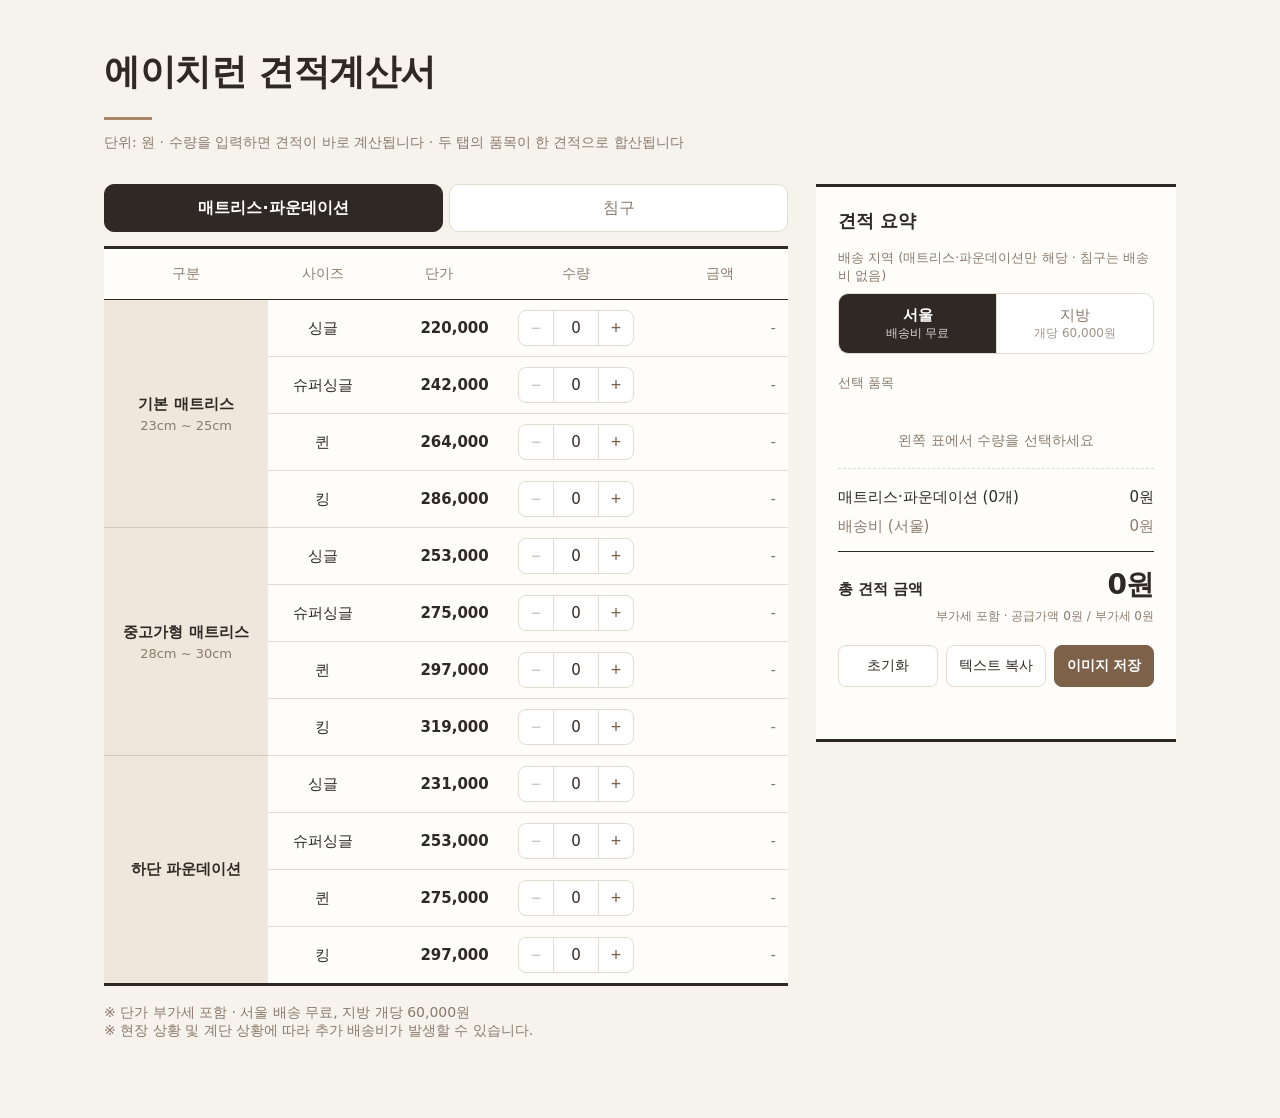
<file: index.html>
<!DOCTYPE html>
<html lang="ko">
<head>
<meta charset="UTF-8">
<meta name="viewport" content="width=device-width, initial-scale=1, viewport-fit=cover">
<meta name="theme-color" content="#f6f2ec">
<meta name="apple-mobile-web-app-capable" content="yes">
<meta name="mobile-web-app-capable" content="yes">
<meta name="apple-mobile-web-app-title" content="에이치런 견적계산서">
<meta name="format-detection" content="telephone=no">
<title>에이치런 견적계산서</title>
<style>
  :root {
    --bg: #f6f2ec;
    --paper: #fffdf9;
    --cat: #efe6dc;
    --ink: #2f2925;
    --muted: #8a7b6d;
    --line: #e4dbd0;
    --accent: #a8876a;
    --accent-dark: #7d6249;
  }
  * { box-sizing: border-box; }
  body {
    margin: 0;
    background: var(--bg);
    color: var(--ink);
    font-family: "Pretendard", "Noto Sans KR", "Apple SD Gothic Neo", "Malgun Gothic", system-ui, sans-serif;
    -webkit-font-smoothing: antialiased;
  }
  .wrap { max-width: 1120px; margin: 0 auto; padding: 48px 24px 64px; }
  h1 { font-size: 36px; font-weight: 800; margin: 0; letter-spacing: -0.5px; }
  .bar { width: 48px; height: 3px; background: var(--accent); margin: 20px 0 14px; }
  .sub { color: var(--muted); font-size: 14px; margin: 0 0 32px; }

  .layout { display: grid; grid-template-columns: 1fr 360px; gap: 28px; align-items: start; }
  @media (max-width: 900px) { .layout { grid-template-columns: 1fr; } }

  table { width: 100%; border-collapse: collapse; background: var(--paper); border-top: 3px solid var(--ink); border-bottom: 3px solid var(--ink); }
  th { font-weight: 500; color: var(--muted); font-size: 14px; padding: 16px 12px; border-bottom: 1.5px solid var(--ink); }
  td { padding: 10px 12px; border-bottom: 1px solid var(--line); font-size: 15px; }
  tr:last-child td { border-bottom: none; }
  td.cat { background: var(--cat); text-align: center; font-weight: 700; border-bottom: 1px solid #d6c8b8; width: 24%; }
  td.cat small { display: block; font-weight: 400; color: var(--muted); font-size: 13px; margin-top: 4px; }
  td.size { text-align: center; width: 16%; }
  td.price { text-align: right; font-weight: 700; font-variant-numeric: tabular-nums; width: 18%; }
  td.qty { text-align: center; width: 22%; }
  td.line { text-align: right; font-variant-numeric: tabular-nums; color: var(--muted); width: 20%; }
  tr.active td:not(.cat) { background: #fbf4ea; }
  tr.active td.line { color: var(--ink); font-weight: 700; }

  .stepper { display: inline-flex; align-items: center; border: 1px solid var(--line); border-radius: 8px; overflow: hidden; background: #fff; }
  .stepper button { width: 34px; height: 34px; border: none; background: transparent; font-size: 18px; color: var(--accent-dark); cursor: pointer; }
  .stepper button:hover { background: var(--cat); }
  .stepper button:disabled { color: #cfc4b8; cursor: default; background: transparent; }
  .stepper input { width: 46px; height: 34px; border: none; border-left: 1px solid var(--line); border-right: 1px solid var(--line); text-align: center; font-size: 15px; font-family: inherit; color: var(--ink); -moz-appearance: textfield; }
  .stepper input::-webkit-outer-spin-button, .stepper input::-webkit-inner-spin-button { -webkit-appearance: none; margin: 0; }
  .stepper input:focus { outline: 2px solid var(--accent); outline-offset: -2px; }

  .card { background: var(--paper); border-top: 3px solid var(--ink); border-bottom: 3px solid var(--ink); padding: 22px 22px 24px; position: sticky; top: 20px; }
  .card h2 { font-size: 18px; margin: 0 0 16px; }
  .label { font-size: 13px; color: var(--muted); margin-bottom: 8px; }
  .seg { display: grid; grid-template-columns: 1fr 1fr; border: 1px solid var(--line); border-radius: 10px; overflow: hidden; margin-bottom: 20px; }
  .seg button { border: none; background: #fff; padding: 12px 8px; font-family: inherit; font-size: 15px; color: var(--muted); cursor: pointer; line-height: 1.3; }
  .seg button + button { border-left: 1px solid var(--line); }
  .seg button.on { background: var(--ink); color: #fff; font-weight: 700; }
  .seg button span { display: block; font-size: 12px; font-weight: 400; opacity: .8; }

  .items { list-style: none; margin: 0 0 14px; padding: 0; max-height: 260px; overflow: auto; }
  .items li.sumhead { display: block; border: none; padding: 10px 0 2px; }
  .items li { display: flex; justify-content: space-between; gap: 10px; font-size: 14px; padding: 7px 0; border-bottom: 1px dashed var(--line); }
  .items li span:last-child { font-variant-numeric: tabular-nums; white-space: nowrap; }
  .empty { color: var(--muted); font-size: 14px; padding: 18px 0; text-align: center; border-bottom: 1px dashed var(--line); margin-bottom: 14px; }
  .row { display: flex; justify-content: space-between; font-size: 15px; padding: 5px 0; font-variant-numeric: tabular-nums; }
  .row.muted { color: var(--muted); }
  .total { display: flex; justify-content: space-between; align-items: baseline; border-top: 1.5px solid var(--ink); margin-top: 10px; padding-top: 14px; }
  .total b { font-size: 28px; font-variant-numeric: tabular-nums; letter-spacing: -0.5px; }
  .total span { font-size: 15px; font-weight: 700; }
  .vat { text-align: right; font-size: 12px; color: var(--muted); margin-top: 4px; }

  .actions { display: grid; grid-template-columns: 1fr 1fr 1fr; gap: 8px; margin-top: 20px; }
  .actions button { padding: 11px 6px; border-radius: 8px; border: 1px solid var(--line); background: #fff; font-family: inherit; font-size: 14px; color: var(--ink); cursor: pointer; }
  .actions button.primary { background: var(--accent-dark); border-color: var(--accent-dark); color: #fff; font-weight: 700; }
  .actions button:hover { filter: brightness(.96); }
  .toast { margin-top: 10px; font-size: 13px; color: var(--accent-dark); text-align: center; min-height: 18px; }


  .tabs { display: flex; gap: 6px; margin-bottom: 14px; }
  .tabs button { flex: 1; min-height: 48px; border: 1px solid var(--line); border-radius: 10px; background: #fff; font-family: inherit; font-size: 16px; color: var(--muted); cursor: pointer; }
  .tabs button.on { background: var(--ink); border-color: var(--ink); color: #fff; font-weight: 700; }
  .tabs button em { font-style: normal; font-size: 12px; margin-left: 6px; padding: 2px 7px; border-radius: 99px; background: var(--accent); color: #fff; font-weight: 700; }
  .tabs button em:empty { display: none; }
  .pane[hidden] { display: none; }
  tr.grp td { background: var(--cat); font-weight: 700; padding: 11px 14px; border-bottom: 1px solid #d6c8b8; }
  td.item { text-align: left; padding-left: 16px; }
  td.item small { display: block; color: var(--muted); font-size: 13px; margin-top: 2px; }
  .sumhead { font-size: 13px; color: var(--muted); margin: 10px 0 2px; font-weight: 700; }
  .sumhead:first-child { margin-top: 0; }

  .beds { background: var(--paper); border: 1px solid var(--line); border-radius: 12px; padding: 18px 18px 14px; margin-bottom: 16px; }
  .beds h3 { margin: 0 0 4px; font-size: 16px; }
  .beds .hint { margin: 0 0 14px; font-size: 13px; color: var(--muted); }
  .bedgrid { display: grid; grid-template-columns: repeat(3, minmax(0, 1fr)); gap: 14px; align-items: end; }
  .bedgrid .label { margin-bottom: 6px; }
  .bedgrid .seg { margin: 0; grid-template-columns: repeat(4, 1fr); }
  .bedgrid .seg button { padding: 9px 4px; min-height: 36px; }
  .beds details { margin-top: 12px; font-size: 14px; }
  .beds summary { cursor: pointer; color: var(--accent-dark); padding: 6px 0; }
  .recipe { display: grid; grid-template-columns: repeat(4, minmax(0, 1fr)); gap: 10px; margin: 8px 0 6px; }
  .recipe label { font-size: 13px; color: var(--muted); display: grid; gap: 4px; }
  .recipe input { height: 40px; border: 1px solid var(--line); border-radius: 8px; padding: 0 10px; font: inherit; font-size: 16px; color: var(--ink); background: #fff; width: 100%; }
  .recipe-note { font-size: 13px; color: var(--muted); line-height: 1.6; margin: 6px 0 0; }
  .applied { margin-top: 10px; font-size: 13px; color: var(--accent-dark); min-height: 18px; }
  .chk { display: flex; align-items: center; gap: 8px; font-size: 14px; color: var(--ink); min-height: 36px; }
  .chk input { width: 20px; height: 20px; accent-color: var(--accent-dark); }

  .modal { position: fixed; inset: 0; z-index: 50; background: rgba(30,24,20,.55); display: flex; align-items: center; justify-content: center; padding: 16px; }
  .modal[hidden] { display: none; }
  .sheet { background: var(--paper); border-radius: 14px; width: min(560px, 100%); max-height: calc(100dvh - 32px); display: flex; flex-direction: column; padding: 16px 16px calc(16px + env(safe-area-inset-bottom)); box-shadow: 0 12px 40px rgba(0,0,0,.25); }
  .sheet-head { display: flex; justify-content: space-between; align-items: center; margin-bottom: 10px; font-size: 16px; }
  .sheet-head button { width: 44px; height: 44px; border: none; background: transparent; font-size: 20px; color: var(--muted); cursor: pointer; }
  .preview { flex: 1; min-height: 0; overflow: auto; border: 1px solid var(--line); border-radius: 8px; background: #fff; }
  .preview img { display: block; width: 100%; height: auto; -webkit-touch-callout: default; }
  .sheet-hint { font-size: 13px; color: var(--muted); margin: 10px 0; }
  .sheet-actions { display: grid; grid-template-columns: 1fr 1fr; gap: 8px; }
  .sheet-actions button { min-height: 48px; border-radius: 10px; border: 1px solid var(--line); background: #fff; font: inherit; font-size: 15px; color: var(--ink); cursor: pointer; }
  .sheet-actions button.primary { background: var(--accent-dark); border-color: var(--accent-dark); color: #fff; font-weight: 700; }

  .note { color: var(--muted); font-size: 14px; margin-top: 18px; }

  tr.sec { display: none; }
  .mbar { display: none; }
  html { -webkit-text-size-adjust: 100%; }
  button { touch-action: manipulation; -webkit-tap-highlight-color: transparent; }

  @media (max-width: 900px) {
    .card { position: static; }
  }
  @media (max-width: 640px) {
    .wrap { padding: calc(28px + env(safe-area-inset-top)) max(16px, env(safe-area-inset-right)) calc(110px + env(safe-area-inset-bottom)) max(16px, env(safe-area-inset-left)); }
    h1 { font-size: 28px; }
    .sub { margin-bottom: 20px; }
    th.cat-h, td.cat { display: none; }
    tr.sec { display: table-row; }
    tr.sec td { background: var(--cat); font-weight: 700; padding: 12px 14px; border-bottom: 1px solid #d6c8b8; }
    tr.sec td small { font-weight: 400; color: var(--muted); margin-left: 6px; font-size: 13px; }
    td, th { padding: 8px 8px; font-size: 15px; }
    th.line, td.line { display: none; }
    td.size { text-align: left; padding-left: 14px; width: auto; }
    td.price { width: auto; }
    td.qty { width: 1%; white-space: nowrap; padding-right: 10px; }
    .stepper button { width: 44px; height: 44px; font-size: 22px; }
    .stepper input { width: 46px; height: 44px; font-size: 16px; }
    .seg button { padding: 14px 8px; font-size: 16px; }
    .actions button { padding: 14px 6px; font-size: 15px; }
    .items { max-height: none; }
    td.item { padding-left: 12px; }
    .tabs button { font-size: 15px; }
    .bedgrid { grid-template-columns: 1fr 1fr; }
    .bedgrid .mult { grid-column: 1 / -1; }
    .bedgrid .seg button { min-height: 44px; font-size: 15px; }
    .recipe { grid-template-columns: 1fr 1fr; }
    .mbar {
      display: flex; align-items: center; justify-content: space-between; gap: 12px;
      position: fixed; left: 0; right: 0; bottom: 0; z-index: 10;
      padding: 12px max(16px, env(safe-area-inset-right)) calc(12px + env(safe-area-inset-bottom)) max(16px, env(safe-area-inset-left));
      background: var(--ink); color: #fff; box-shadow: 0 -4px 16px rgba(0,0,0,.12);
    }
    .mbar .mt { font-size: 12px; opacity: .75; }
    .mbar b { display: block; font-size: 22px; font-variant-numeric: tabular-nums; letter-spacing: -0.3px; }
    .mbar button { flex: none; border: none; border-radius: 10px; background: var(--accent); color: #fff; font: 700 15px/1 inherit; font-family: inherit; padding: 14px 16px; min-height: 44px; }
  }
  @media print {
    body { background: #fff; }
    .stepper button, .actions, .toast, .seg button:not(.on) { display: none; }
    .seg { grid-template-columns: 1fr; border: none; }
    .card { position: static; }
    .layout { grid-template-columns: 1fr; }
    tr:not(.active) td:not(.cat) { color: #bbb; }
  }
</style>
</head>
<body>
<div class="wrap">
  <h1>에이치런 견적계산서</h1>
  <div class="bar"></div>
  <p class="sub">단위: 원 · 수량을 입력하면 견적이 바로 계산됩니다 · 두 탭의 품목이 한 견적으로 합산됩니다</p>

  <div class="layout">
    <div>
      <div class="tabs" role="tablist">
        <button role="tab" data-tab="mat" class="on">매트리스·파운데이션<em id="badge-mat"></em></button>
        <button role="tab" data-tab="bed">침구<em id="badge-bed"></em></button>
      </div>

      <section class="pane" id="pane-mat">
        <table>
          <thead>
            <tr><th class="cat-h">구분</th><th>사이즈</th><th>단가</th><th>수량</th><th class="line">금액</th></tr>
          </thead>
          <tbody id="tbody-mat"></tbody>
        </table>
        <p class="note">※ 단가 부가세 포함 · 서울 배송 무료, 지방 개당 60,000원<br>※ 현장 상황 및 계단 상황에 따라 추가 배송비가 발생할 수 있습니다.</p>
      </section>

      <section class="pane" id="pane-bed" hidden>
        <div class="beds">
          <h3>침대 수로 자동 계산 <small style="font-weight:400;color:var(--muted)">(선택)</small></h3>
          <p class="hint">침대 수와 교체 배수를 넣으면 아래 수량이 자동으로 채워집니다. 채운 뒤 개별 수량을 직접 고쳐도 됩니다.</p>
          <div class="bedgrid">
            <div><div class="label">퀸 (Q) 침대</div>
              <div class="stepper" id="bedQ"><button data-act="dec" aria-label="퀸 침대 수 줄이기">−</button><input type="number" min="0" max="999" value="0" inputmode="numeric" aria-label="퀸 침대 수"><button data-act="inc" aria-label="퀸 침대 수 늘리기">+</button></div></div>
            <div><div class="label">슈퍼싱글 (SS) 침대</div>
              <div class="stepper" id="bedSS"><button data-act="dec" aria-label="슈퍼싱글 침대 수 줄이기">−</button><input type="number" min="0" max="999" value="0" inputmode="numeric" aria-label="슈퍼싱글 침대 수"><button data-act="inc" aria-label="슈퍼싱글 침대 수 늘리기">+</button></div></div>
            <div class="mult"><div class="label">교체 배수 (커버류)</div>
              <div class="seg" id="mult">
                <button data-m="1">1배수</button><button data-m="2">2배수</button><button data-m="3" class="on">3배수</button><button data-m="4">4배수</button>
              </div></div>
          </div>
          <label class="chk"><input type="checkbox" id="towelOn" checked> 타올 포함</label>
          <details>
            <summary>구성 기준 보기 · 변경</summary>
            <div class="recipe">
              <label>퀸 침대당 베개<input type="number" min="0" id="pillowQ" value="2" inputmode="numeric"></label>
              <label>SS 침대당 베개<input type="number" min="0" id="pillowSS" value="1" inputmode="numeric"></label>
              <label>1인당 세면타올<input type="number" min="0" id="towelF" value="2" inputmode="numeric"></label>
              <label>1인당 바스타올<input type="number" min="0" id="towelB" value="1" inputmode="numeric"></label>
            </div>
            <p class="recipe-note">침대 1대당 · 방수 매트리스커버 1 · 이불솜 1 · 베개솜과 방수베개커버는 베개 수만큼<br>
              교체 배수 적용 · 홑겹 매트리스커버 1 · 이불커버 1 · 캥거루 베개커버는 베개 수 × 배수<br>
              타올 · 베개 1개 = 1인으로 보고, 1인당 개수 × 배수 · 퀸은 Q 품목, 슈퍼싱글은 SS·80 품목</p>
          </details>
          <div class="applied" id="applied"></div>
        </div>
        <table>
          <thead>
            <tr><th>품목</th><th>단가</th><th>수량</th><th class="line">공급가액</th></tr>
          </thead>
          <tbody id="tbody-bed"></tbody>
        </table>
        <p class="note">※ 침구 단가는 부가세 별도이며, 합계에 부가세 10%가 더해집니다 · 침구는 배송비가 없습니다.</p>
      </section>
    </div>

    <aside class="card">
      <h2>견적 요약</h2>
      <div class="label">배송 지역 (매트리스·파운데이션만 해당 · 침구는 배송비 없음)</div>
      <div class="seg" id="region">
        <button data-region="seoul" class="on">서울<span>배송비 무료</span></button>
        <button data-region="local">지방<span>개당 60,000원</span></button>
      </div>

      <div class="label">선택 품목</div>
      <ul class="items" id="items"></ul>
      <div class="empty" id="empty">왼쪽 표에서 수량을 선택하세요</div>

      <div id="sumRows"></div>
      <div class="total"><span>총 견적 금액</span><b id="total">0원</b></div>
      <div class="vat">부가세 포함 · 공급가액 <span id="supply">0</span>원 / 부가세 <span id="tax">0</span>원</div>

      <div class="actions">
        <button id="reset">초기화</button>
        <button id="copy">텍스트 복사</button>
        <button id="exportImg" class="primary">이미지 저장</button>
      </div>
      <div class="toast" id="toast"></div>
    </aside>
  </div>
</div>

<div class="modal" id="modal" hidden>
  <div class="sheet" role="dialog" aria-modal="true" aria-label="견적서 이미지">
    <div class="sheet-head"><b>견적서 이미지</b><button id="modalClose" aria-label="닫기">✕</button></div>
    <div class="preview"><img id="previewImg" alt="견적서 이미지 미리보기"></div>
    <p class="sheet-hint">휴대폰에서는 이미지를 길게 눌러 저장하거나 공유할 수도 있습니다.</p>
    <div class="sheet-actions">
      <button id="imgCopy">이미지 복사</button>
      <button id="imgSave" class="primary">PNG 저장</button>
    </div>
    <div class="toast" id="modalToast"></div>
  </div>
</div>

<div class="mbar" id="mbar">
  <div><span class="mt" id="mbarInfo">0개</span><b id="mbarTotal">0원</b></div>
  <button id="mbarBtn">견적 보기</button>
</div>

<script>
{
  const SHIPPING = { seoul: 0, local: 60000 };
  const REGION_NAME = { seoul: "서울", local: "지방" };
  const MAX_QTY = 999;

  // 매트리스·파운데이션: 부가세 포함 단가
  const SIZES = ["싱글", "슈퍼싱글", "퀸", "킹"];
  const MAT = [
    { name: "기본 매트리스", spec: "23cm ~ 25cm", prices: [220000, 242000, 264000, 286000] },
    { name: "중고가형 매트리스", spec: "28cm ~ 30cm", prices: [253000, 275000, 297000, 319000] },
    { name: "하단 파운데이션", spec: "", prices: [231000, 253000, 275000, 297000] },
  ];

  // 침구: 부가세 별도 단가 (공급가)
  const BED = [
    { group: "매트리스커버", items: [
      { name: "방수 매트리스커버 Q", size: "150×200", price: 22000 },
      { name: "방수 매트리스커버 80", size: "80×200", price: 22000 },
      { name: "홑겹 매트리스커버 Q", size: "150×200", price: 19800 },
      { name: "홑겹 매트리스커버 80", size: "80×200", price: 18000 },
    ]},
    { group: "이불", items: [
      { name: "최고급 마이크로화이버 이불솜 Q", size: "200×230", price: 71000, note: "특급호텔납품용" },
      { name: "최고급 마이크로화이버 이불솜 SS", size: "160×210", price: 61000, note: "특급호텔납품용" },
      { name: "홑겹 이불커버 Q (솜창구)", size: "200×230", price: 30000 },
      { name: "홑겹 이불커버 SS (솜창구)", size: "160×210", price: 29000 },
    ]},
    { group: "베개", items: [
      { name: "최고급 마이크로화이버 베개솜", size: "50×70", price: 13500, note: "특급호텔납품용" },
      { name: "매쉬 방수베개커버", size: "50×70", price: 5000, note: "통풍구처리" },
      { name: "캥거루 베개커버", size: "50×70", price: 3500, note: "편지봉투형" },
    ]},
    { group: "타올", items: [
      { name: "A 세면타올 (무지)", size: "40×80", price: 2500, note: "150g" },
      { name: "A 바스타올 (격자)", size: "65×130", price: 7200, note: "430g" },
    ]},
  ];

  const products = [];
  MAT.forEach((c, ci) => c.prices.forEach((price, si) => products.push({
    id: `m${ci}-${si}`, tab: "mat", group: c, label: `${c.name} · ${SIZES[si]}`, size: SIZES[si], price, qty: 0 })));
  BED.forEach((g, gi) => g.items.forEach((it, ii) => products.push({
    id: `b${gi}-${ii}`, tab: "bed", label: it.name, it, price: it.price, qty: 0 })));

  let region = "seoul";
  const fmt = n => n.toLocaleString("ko-KR");
  const won = n => fmt(n) + "원";
  const $ = id => document.getElementById(id);

  const stepper = p => `<div class="stepper">
      <button data-act="dec" aria-label="${p.label} 수량 줄이기">−</button>
      <input type="number" min="0" max="${MAX_QTY}" value="0" inputmode="numeric" aria-label="${p.label} 수량">
      <button data-act="inc" aria-label="${p.label} 수량 늘리기">+</button>
    </div>`;

  function bindRow(tr, p) {
    const input = tr.querySelector("input");
    const set = v => { p.qty = Math.max(0, Math.min(MAX_QTY, Math.floor(Number(v) || 0))); render(); };
    tr.querySelector('[data-act="dec"]').onclick = () => set(p.qty - 1);
    tr.querySelector('[data-act="inc"]').onclick = () => set(p.qty + 1);
    input.addEventListener("input", () => set(input.value));
    input.addEventListener("focus", () => input.select());
    input.addEventListener("blur", () => { input.value = p.qty; });
  }

  // 매트리스 표
  const tbMat = $("tbody-mat");
  products.filter(p => p.tab === "mat").forEach((p, i) => {
    const c = p.group, catHtml = `${c.name}${c.spec ? `<small>${c.spec}</small>` : ""}`;
    if (i % 4 === 0) {
      const sec = document.createElement("tr");
      sec.className = "sec";
      sec.innerHTML = `<td colspan="4">${catHtml}</td>`;
      tbMat.appendChild(sec);
    }
    const tr = document.createElement("tr");
    tr.id = "row-" + p.id;
    tr.innerHTML = (i % 4 === 0 ? `<td class="cat" rowspan="4">${catHtml}</td>` : "") +
      `<td class="size">${p.size}</td><td class="price">${fmt(p.price)}</td>
       <td class="qty">${stepper(p)}</td><td class="line">-</td>`;
    bindRow(tr, p);
    tbMat.appendChild(tr);
  });

  // 침구 표
  const tbBed = $("tbody-bed");
  BED.forEach((g, gi) => {
    const grp = document.createElement("tr");
    grp.className = "grp";
    grp.innerHTML = `<td colspan="4">${g.group}</td>`;
    tbBed.appendChild(grp);
    products.filter(p => p.id.startsWith(`b${gi}-`)).forEach(p => {
      const tr = document.createElement("tr");
      tr.id = "row-" + p.id;
      tr.innerHTML = `<td class="item">${p.it.name}<small>${p.it.size}${p.it.note ? " · " + p.it.note : ""}</small></td>
        <td class="price">${fmt(p.price)}</td><td class="qty">${stepper(p)}</td><td class="line">-</td>`;
      bindRow(tr, p);
      tbBed.appendChild(tr);
    });
  });

  // 침대 수 자동 계산
  const bedState = { q: 0, ss: 0, m: 3, used: false };
  const num = id => Math.max(0, Math.floor(Number($(id).value) || 0));
  const prod = id => products.find(p => p.id === id);
  function applyBeds() {
    const { q, ss, m } = bedState;
    const pq = num("pillowQ"), pss = num("pillowSS");
    const pillows = q * pq + ss * pss;
    const towels = $("towelOn").checked;
    const plan = {
      "b0-0": q, "b0-1": ss,                 // 방수 매트리스커버
      "b0-2": q * m, "b0-3": ss * m,         // 홑겹 매트리스커버
      "b1-0": q, "b1-1": ss,                 // 이불솜
      "b1-2": q * m, "b1-3": ss * m,         // 이불커버
      "b2-0": pillows, "b2-1": pillows,      // 베개솜, 방수베개커버
      "b2-2": pillows * m,                   // 캥거루 베개커버
      "b3-0": towels ? pillows * num("towelF") * m : 0,
      "b3-1": towels ? pillows * num("towelB") * m : 0,
    };
    Object.entries(plan).forEach(([id, v]) => prod(id).qty = Math.min(MAX_QTY, v));
    bedState.used = q + ss > 0;
    $("applied").textContent = bedState.used ? `✓ ${bedBasis()} 기준으로 수량을 채웠습니다` : "";
    render();
  }
  const bedBasis = () => [bedState.q && `퀸 ${bedState.q}대`, bedState.ss && `슈퍼싱글 ${bedState.ss}대`].filter(Boolean).join(" · ") + ` · ${bedState.m}배수`;
  [["bedQ", "q"], ["bedSS", "ss"]].forEach(([id, key]) => {
    const el = $(id), input = el.querySelector("input");
    const set = v => {
      bedState[key] = Math.max(0, Math.min(999, Math.floor(Number(v) || 0)));
      if (!(document.activeElement === input && input.value === "")) input.value = bedState[key];
      el.querySelector('[data-act="dec"]').disabled = bedState[key] === 0;
      applyBeds();
    };
    el.querySelector('[data-act="dec"]').onclick = () => set(bedState[key] - 1);
    el.querySelector('[data-act="inc"]').onclick = () => set(bedState[key] + 1);
    el.querySelector('[data-act="dec"]').disabled = true;
    input.addEventListener("input", () => set(input.value));
    input.addEventListener("focus", () => input.select());
    input.addEventListener("blur", () => { input.value = bedState[key]; });
  });
  $("mult").querySelectorAll("button").forEach(b => b.onclick = () => {
    bedState.m = Number(b.dataset.m);
    $("mult").querySelectorAll("button").forEach(x => x.classList.toggle("on", x === b));
    if (bedState.q + bedState.ss) applyBeds();
  });
  ["pillowQ", "pillowSS", "towelF", "towelB", "towelOn"].forEach(id =>
    $(id).addEventListener(id === "towelOn" ? "change" : "input", () => { if (bedState.q + bedState.ss) applyBeds(); }));

  // 탭
  const tabBtns = document.querySelectorAll(".tabs button");
  function showTab(t) {
    tabBtns.forEach(b => { b.classList.toggle("on", b.dataset.tab === t); b.setAttribute("aria-selected", b.dataset.tab === t); });
    $("pane-mat").hidden = t !== "mat";
    $("pane-bed").hidden = t !== "bed";
  }
  tabBtns.forEach(b => b.onclick = () => {
    showTab(b.dataset.tab);
    try { history.replaceState(null, "", b.dataset.tab === "bed" ? "#bedding" : location.pathname + location.search); } catch {}
  });
  if (location.hash === "#bedding") showTab("bed");

  // 배송 지역
  $("region").querySelectorAll("button").forEach(b => b.onclick = () => {
    region = b.dataset.region;
    $("region").querySelectorAll("button").forEach(x => x.classList.toggle("on", x === b));
    render();
  });

  function calc() {
    const sum = (arr, f) => arr.reduce((s, p) => s + f(p), 0);
    const mat = products.filter(p => p.tab === "mat" && p.qty > 0);
    const bed = products.filter(p => p.tab === "bed" && p.qty > 0);
    const matCount = sum(mat, p => p.qty), bedCount = sum(bed, p => p.qty);
    const matSubtotal = sum(mat, p => p.qty * p.price);
    const shipping = matCount * SHIPPING[region];
    const bedSupply = sum(bed, p => p.qty * p.price);
    const bedVat = Math.round(bedSupply * 0.1);
    const total = matSubtotal + shipping + bedSupply + bedVat;
    const supply = Math.round((matSubtotal + shipping) / 1.1) + bedSupply;
    return { mat, bed, matCount, bedCount, count: matCount + bedCount, matSubtotal, shipping, bedSupply, bedVat, total, supply, tax: total - supply };
  }

  const shipText = r => `${REGION_NAME[region]}${SHIPPING[region] && r.matCount ? ` · ${fmt(SHIPPING[region])}원 × ${r.matCount}개` : ""}`;

  function render() {
    const r = calc();
    products.forEach(p => {
      const tr = $("row-" + p.id);
      const input = tr.querySelector("input");
      if (!(document.activeElement === input && input.value === "")) input.value = p.qty;
      tr.querySelector('[data-act="dec"]').disabled = p.qty === 0;
      tr.querySelector(".line").textContent = p.qty ? fmt(p.qty * p.price) : "-";
      tr.classList.toggle("active", p.qty > 0);
    });
    $("badge-mat").textContent = r.matCount || "";
    $("badge-bed").textContent = r.bedCount || "";

    const li = p => `<li><span>${p.label} × ${p.qty}</span><span>${won(p.qty * p.price)}</span></li>`;
    $("items").innerHTML =
      (r.mat.length ? `<li class="sumhead">매트리스·파운데이션 (부가세 포함)</li>` + r.mat.map(li).join("") : "") +
      (r.bed.length ? `<li class="sumhead">침구 (공급가액)</li>` + r.bed.map(li).join("") : "");
    $("empty").style.display = r.count ? "none" : "block";

    const row = (a, b, cls = "") => `<div class="row ${cls}"><span>${a}</span><span>${b}</span></div>`;
    let rows = "";
    if (r.matCount || !r.bedCount) {
      rows += row(`매트리스·파운데이션 (${r.matCount}개)`, won(r.matSubtotal));
      rows += row(`배송비 (${shipText(r)})`, won(r.shipping), "muted");
    }
    if (r.bedCount) {
      rows += row(`침구 공급가액 (${r.bedCount}개)`, won(r.bedSupply));
      rows += row(`침구 부가세 10%`, won(r.bedVat), "muted");
      rows += row(`침구 배송비 (없음)`, "0원", "muted");
    }
    $("sumRows").innerHTML = rows;

    $("total").textContent = won(r.total);
    $("supply").textContent = fmt(r.supply);
    $("tax").textContent = fmt(r.tax);
    $("mbarInfo").textContent = `${r.count}개${r.shipping ? ` · 지방 배송 +${fmt(r.shipping)}` : ""}`;
    $("mbarTotal").textContent = won(r.total);
  }

  function toast(msg) {
    $("toast").textContent = msg;
    clearTimeout(toast.t);
    toast.t = setTimeout(() => $("toast").textContent = "", 2200);
  }

  $("mbarBtn").onclick = () => document.querySelector(".card").scrollIntoView({ behavior: "smooth", block: "start" });
  $("reset").onclick = () => {
    products.forEach(p => p.qty = 0);
    bedState.q = bedState.ss = 0; bedState.used = false;
    ["bedQ", "bedSS"].forEach(id => { $(id).querySelector("input").value = 0; $(id).querySelector('[data-act="dec"]').disabled = true; });
    $("applied").textContent = "";
    render(); toast("초기화했습니다"); };

  // ---------- 이미지 내보내기 ----------
  let downloads = null;
  try { window.claude?.use?.("downloads").then(d => { downloads = d; }).catch(() => {}); } catch {}

  function drawQuote() {
    const r = calc();
    const S = 2, W = 820, P = 48;
    const FONT = '"Pretendard","Noto Sans KR","Apple SD Gothic Neo","Malgun Gothic",sans-serif';
    const cv = document.createElement("canvas");
    cv.width = W * S; cv.height = 6000 * S;
    const g = cv.getContext("2d");
    g.scale(S, S);
    g.fillStyle = "#fffdf9"; g.fillRect(0, 0, W, 6000);
    const C = { ink: "#2f2925", muted: "#8a7b6d", line: "#e4dbd0", cat: "#efe6dc", accent: "#a8876a" };
    const text = (t, x, y, { size = 15, weight = 400, color = C.ink, align = "left", max } = {}) => {
      g.font = `${weight} ${size}px ${FONT}`; g.fillStyle = color; g.textAlign = align; g.textBaseline = "middle";
      if (max && g.measureText(t).width > max) { while (t.length > 1 && g.measureText(t + "…").width > max) t = t.slice(0, -1); t += "…"; }
      g.fillText(t, x, y);
    };
    const hline = (y, w = 1, color = C.line) => { g.fillStyle = color; g.fillRect(P, y, W - 2 * P, w); };
    const colPrice = 548, colQty = 618, colAmt = W - P;
    const today = new Date();
    const dateStr = `${today.getFullYear()}년 ${today.getMonth() + 1}월 ${today.getDate()}일`;

    let y = P + 18;
    text("견 적 서", W / 2, y, { size: 34, weight: 800, align: "center" });
    y += 44;
    text(dateStr, P, y, { size: 14, color: C.muted });
    text("단위: 원", W - P, y, { size: 14, color: C.muted, align: "right" });
    y += 22; hline(y, 3, C.ink); y += 3;

    const header = (title) => {
      g.fillStyle = C.cat; g.fillRect(P, y, W - 2 * P, 40);
      text(title, P + 14, y + 20, { size: 15, weight: 700, max: W - 2 * P - 28 });
      y += 40;
      text("품목", P + 14, y + 18, { size: 13, color: C.muted });
      text("단가", colPrice, y + 18, { size: 13, color: C.muted, align: "right" });
      text("수량", colQty, y + 18, { size: 13, color: C.muted, align: "right" });
      text("금액", colAmt - 14, y + 18, { size: 13, color: C.muted, align: "right" });
      y += 36; hline(y);
    };
    const item = (name, sub, p) => {
      const h = sub ? 52 : 40;
      const my = y + h / 2;
      text(name, P + 14, sub ? my - 9 : my, { size: 15, max: colPrice - P - 110 });
      if (sub) text(sub, P + 14, my + 12, { size: 12, color: C.muted, max: colPrice - P - 110 });
      text(fmt(p.price), colPrice, my, { size: 15, align: "right" });
      text(fmt(p.qty), colQty, my, { size: 15, align: "right" });
      text(fmt(p.qty * p.price), colAmt - 14, my, { size: 15, weight: 700, align: "right" });
      y += h; hline(y);
    };
    const sumRow = (a, b, muted) => {
      text(a, P + 14, y + 17, { size: 14, color: muted ? C.muted : C.ink });
      text(b, colAmt - 14, y + 17, { size: 14, color: muted ? C.muted : C.ink, weight: muted ? 400 : 700, align: "right" });
      y += 34;
    };

    if (r.matCount) {
      header("매트리스 · 파운데이션  (부가세 포함)");
      r.mat.forEach(p => item(p.label, "", p));
      y += 6;
      sumRow(`소계 (${r.matCount}개)`, won(r.matSubtotal));
      sumRow(`배송비 (${shipText(r)})`, won(r.shipping), true);
      y += 14;
    }
    if (r.bedCount) {
      header("침구  (부가세 별도)" + (bedState.used ? `  ·  ${bedBasis()}` : ""));
      r.bed.forEach(p => item(p.label, `${p.it.size}${p.it.note ? " · " + p.it.note : ""}`, p));
      y += 6;
      sumRow(`공급가액 (${r.bedCount}개)`, won(r.bedSupply));
      sumRow("부가세 10%", won(r.bedVat), true);
      sumRow("배송비 (침구 배송비 없음)", "0원", true);
      y += 14;
    }

    g.fillStyle = C.ink; g.fillRect(P, y, W - 2 * P, 76);
    text("총 견적 금액", P + 20, y + 38, { size: 17, weight: 700, color: "#fff" });
    text(won(r.total), W - P - 20, y + 38, { size: 30, weight: 800, color: "#fff", align: "right" });
    y += 76 + 20;
    text(`부가세 포함  ·  공급가액 ${won(r.supply)}  /  부가세 ${won(r.tax)}`, W - P, y, { size: 13, color: C.muted, align: "right" });
    y += 30;
    if (r.matCount) { text("※ 현장 상황 및 계단 상황에 따라 추가 배송비가 발생할 수 있습니다.", P, y, { size: 13, color: C.muted }); y += 26; }
    y += P - 10;

    const out = document.createElement("canvas");
    out.width = W * S; out.height = Math.ceil(y * S);
    out.getContext("2d").drawImage(cv, 0, 0);
    return out;
  }

  let lastBlob = null, lastUrl = null;
  const fileName = () => { const d = new Date(); return `견적서_${d.getFullYear()}-${String(d.getMonth() + 1).padStart(2, "0")}-${String(d.getDate()).padStart(2, "0")}.png`; };
  function mtoast(msg) { $("modalToast").textContent = msg; clearTimeout(mtoast.t); mtoast.t = setTimeout(() => $("modalToast").textContent = "", 2500); }

  $("exportImg").onclick = () => {
    if (!calc().count) return toast("먼저 수량을 선택하세요");
    const cv = drawQuote();
    cv.toBlob(blob => {
      lastBlob = blob;
      if (lastUrl) URL.revokeObjectURL(lastUrl);
      lastUrl = URL.createObjectURL(blob);
      $("previewImg").src = lastUrl;
      $("modal").hidden = false;
      $("imgSave").focus();
    }, "image/png");
  };
  const closeModal = () => { $("modal").hidden = true; };
  $("modalClose").onclick = closeModal;
  $("modal").addEventListener("click", e => { if (e.target === $("modal")) closeModal(); });
  document.addEventListener("keydown", e => { if (e.key === "Escape" && !$("modal").hidden) closeModal(); });

  $("imgSave").onclick = async () => {
    if (!lastBlob) return;
    if (downloads) {
      try { await downloads.save({ filename: fileName(), data: lastBlob }); mtoast("저장했습니다"); }
      catch (e) { mtoast(e && e.code === "declined" ? "저장을 취소했습니다" : "여기서는 저장할 수 없어요. 이미지를 길게 눌러 저장해 주세요"); }
      return;
    }
    const a = document.createElement("a");
    a.href = lastUrl; a.download = fileName();
    document.body.appendChild(a); a.click(); a.remove();
    mtoast("저장을 시작했습니다. 안 되면 이미지를 길게 눌러 저장해 주세요");
  };
  $("imgCopy").onclick = async () => {
    try {
      await navigator.clipboard.write([new ClipboardItem({ "image/png": lastBlob })]);
      mtoast("이미지를 복사했습니다. 카톡·문자에 붙여넣으세요");
    } catch { mtoast("이 브라우저는 이미지 복사를 지원하지 않아요. PNG 저장을 이용해 주세요"); }
  };
  $("copy").onclick = async () => {
    const r = calc();
    if (!r.count) return toast("먼저 수량을 선택하세요");
    const line = p => `· ${p.label} ${fmt(p.price)}원 × ${p.qty} = ${won(p.qty * p.price)}`;
    const lines = [`[견적서] ${new Date().toLocaleDateString("ko-KR")}`, ""];
    if (r.matCount) lines.push("■ 매트리스·파운데이션 (부가세 포함)", ...r.mat.map(line),
      `소계 (${r.matCount}개): ${won(r.matSubtotal)}`, `배송비 (${shipText(r)}): ${won(r.shipping)}`, "");
    if (r.bedCount) lines.push("■ 침구 (부가세 별도 단가)" + (bedState.used ? ` — ${bedBasis()}` : ""), ...r.bed.map(p => `· ${p.label} (${p.it.size}) ${fmt(p.price)}원 × ${p.qty} = ${won(p.qty * p.price)}`),
      `공급가액 (${r.bedCount}개): ${won(r.bedSupply)}`, `부가세 10%: ${won(r.bedVat)}`, "배송비: 0원 (침구 배송비 없음)", "");
    lines.push(`총 견적 금액: ${won(r.total)} (부가세 포함)`);
    if (r.matCount) lines.push("", "※ 현장 상황 및 계단 상황에 따라 추가 배송비가 발생할 수 있습니다.");
    const text = lines.join("\n");
    try {
      await navigator.clipboard.writeText(text);
    } catch {
      const ta = document.createElement("textarea");
      ta.value = text; document.body.appendChild(ta); ta.select();
      document.execCommand("copy"); ta.remove();
    }
    toast("견적 내용을 복사했습니다");
  };


  render();
}
</script>
</body>
</html>
</file>
